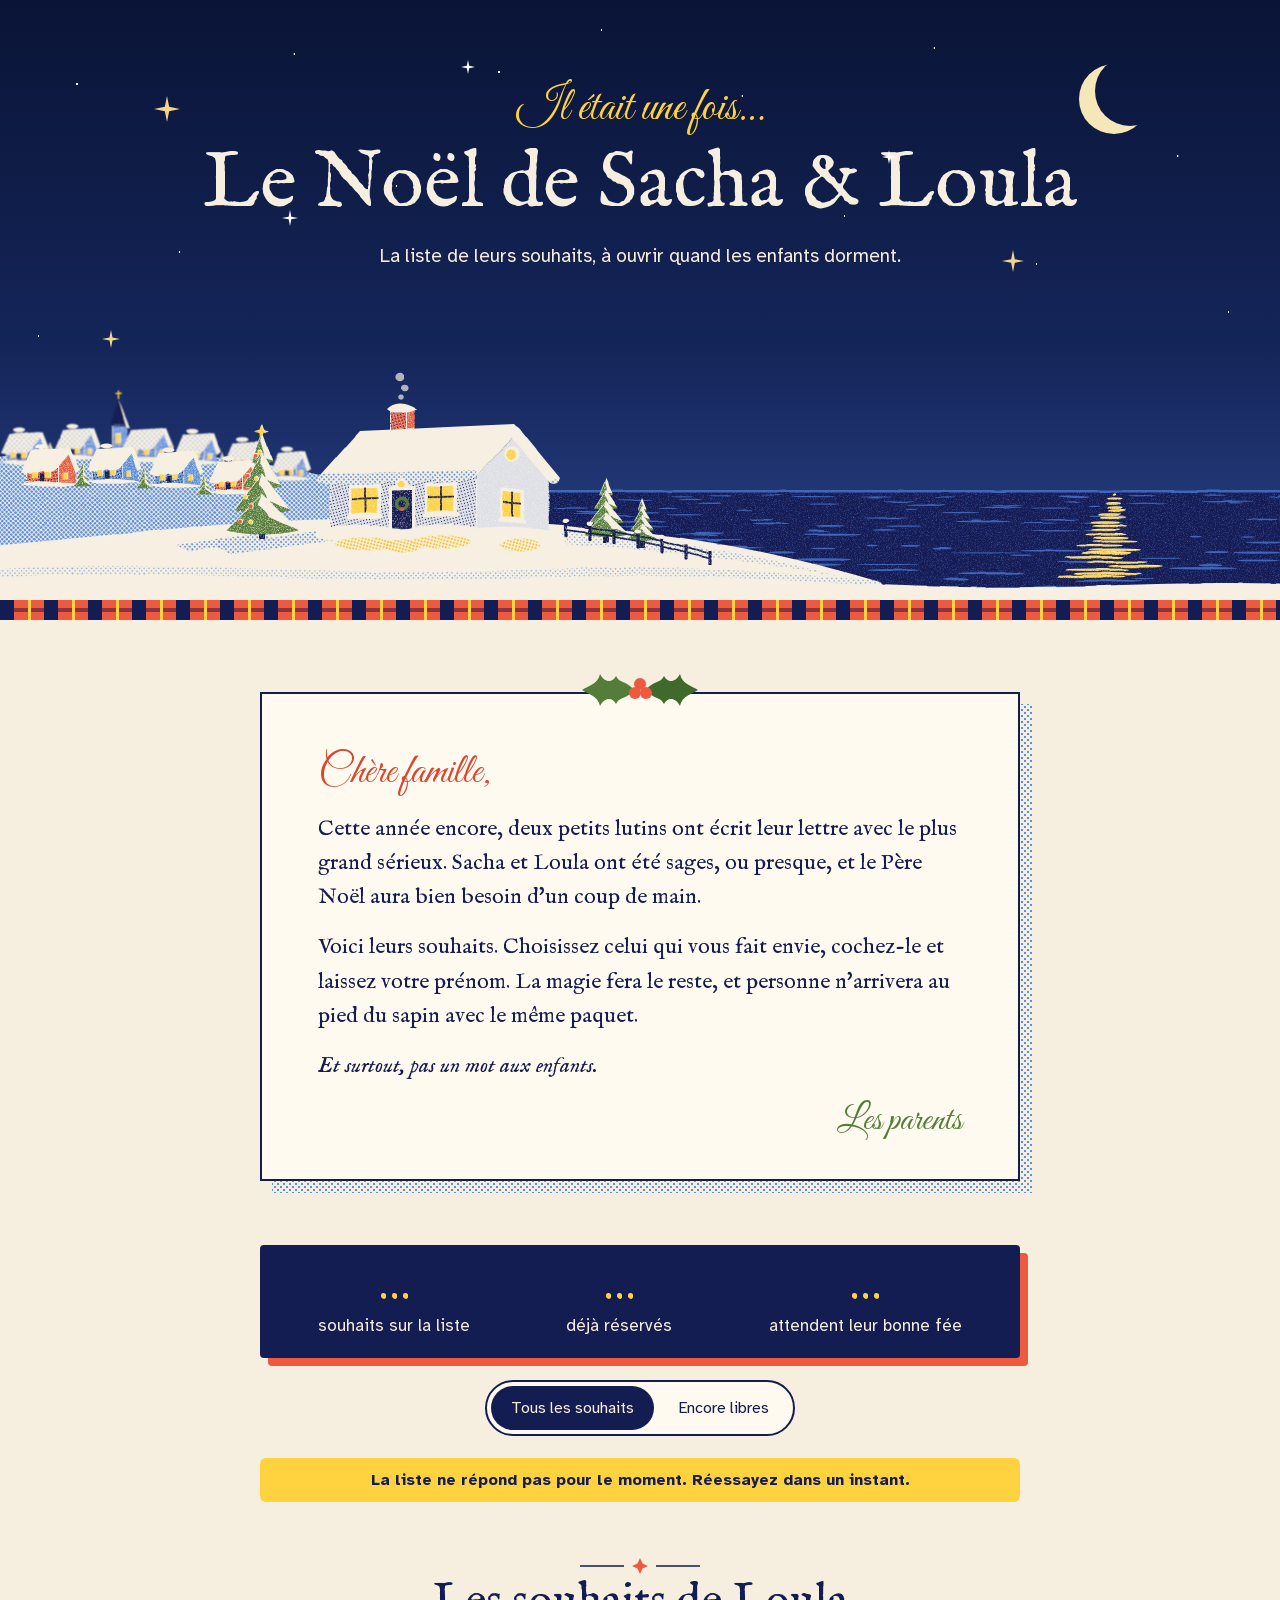
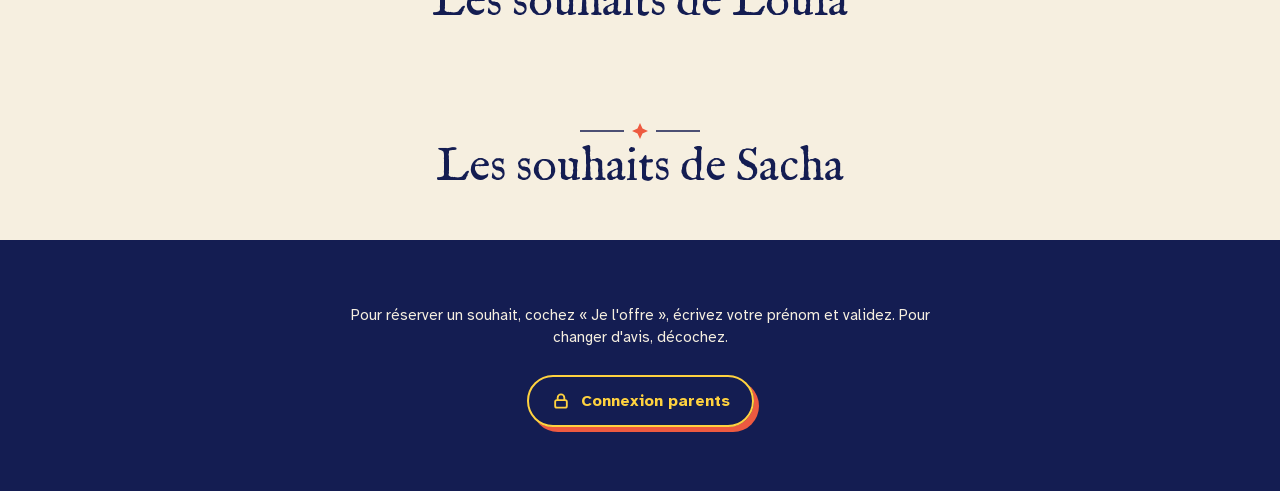
<file: index.html>
<!doctype html>
<html lang="fr">
<head>
<meta charset="utf-8">
<meta name="viewport" content="width=device-width, initial-scale=1">
<meta name="robots" content="noindex, nofollow">
<meta name="referrer" content="no-referrer">
<title>Le Noël de Sacha et Loula</title>
<link rel="preload" href="assets/fonts/IMFellEnglish-400.woff2" as="font" type="font/woff2" crossorigin>
<link rel="preload" href="assets/fonts/AtkinsonHyperlegible-400.woff2" as="font" type="font/woff2" crossorigin>
<link rel="stylesheet" href="css/style.css">
<script type="module" src="js/liste.js?v=2"></script>
</head>
<body>

<header class="hero">
  <div class="hero-moon" aria-hidden="true"></div>
  <svg class="tw hero-star s1" aria-hidden="true" viewBox="0 0 24 24"><path d="M12 0 L14 10 L24 12 L14 14 L12 24 L10 14 L0 12 L10 10 Z" fill="#f2d58a"></path></svg>
  <svg class="tw hero-star s2" aria-hidden="true" viewBox="0 0 24 24"><path d="M12 0 L14 10 L24 12 L14 14 L12 24 L10 14 L0 12 L10 10 Z" fill="#ffffff"></path></svg>
  <svg class="tw hero-star s3" aria-hidden="true" viewBox="0 0 24 24"><path d="M12 0 L14 10 L24 12 L14 14 L12 24 L10 14 L0 12 L10 10 Z" fill="#ffffff"></path></svg>
  <svg class="tw hero-star s4" aria-hidden="true" viewBox="0 0 24 24"><path d="M12 0 L14 10 L24 12 L14 14 L12 24 L10 14 L0 12 L10 10 Z" fill="#f2d58a"></path></svg>
  <svg class="tw hero-star s5" aria-hidden="true" viewBox="0 0 24 24"><path d="M12 0 L14 10 L24 12 L14 14 L12 24 L10 14 L0 12 L10 10 Z" fill="#ffffff"></path></svg>
  <svg class="tw hero-star s6" aria-hidden="true" viewBox="0 0 24 24"><path d="M12 0 L14 10 L24 12 L14 14 L12 24 L10 14 L0 12 L10 10 Z" fill="#f2d58a"></path></svg>

  <p class="hero-kicker">Il était une fois…</p>
  <h1 class="hero-title">Le Noël de Sacha &amp; Loula</h1>
  <p class="hero-sub">La liste de leurs souhaits, à ouvrir quand les enfants dorment.</p>

  <img class="hero-img" src="assets/hero-scene.webp" alt="" aria-hidden="true" width="2560" height="520">
</header>

<div class="ribbon" aria-hidden="true"></div>

<main>
  <section class="intro" aria-label="Mot d'introduction">
    <div class="letter-wrap"><div class="dots" aria-hidden="true"></div><div class="letter">
      <svg class="holly" aria-hidden="true" viewBox="-64 -26 128 52">
        <path d="M-6 0 C -14 -10 -20 -6 -24 -14 C -28 -6 -36 -8 -40 -16 C -42 -6 -52 -4 -58 0 C -52 4 -42 6 -40 16 C -36 8 -28 6 -24 14 C -20 6 -14 10 -6 0 Z" fill="#557d3a"></path>
        <path d="M6 0 C 14 -10 20 -6 24 -14 C 28 -6 36 -8 40 -16 C 42 -6 52 -4 58 0 C 52 4 42 6 40 16 C 36 8 28 6 24 14 C 20 6 14 10 6 0 Z" fill="#3f6a2c"></path>
        <circle cx="-5" cy="3" r="6" fill="#ee5a40"></circle><circle cx="6" cy="3" r="6" fill="#ee5a40"></circle><circle cx="0" cy="-6" r="6" fill="#ee5a40"></circle>
      </svg>
      <p class="letter-hello">Chère famille,</p>
      <p class="letter-p">Cette année encore, deux petits lutins ont écrit leur lettre avec le plus grand sérieux. Sacha et Loula ont été sages, ou presque, et le Père Noël aura bien besoin d'un coup de main.</p>
      <p class="letter-p">Voici leurs souhaits. Choisissez celui qui vous fait envie, cochez-le et laissez votre prénom. La magie fera le reste, et personne n'arrivera au pied du sapin avec le même paquet.</p>
      <p class="letter-p is-italic">Et surtout, pas un mot aux enfants.</p>
      <p class="letter-sign">Les parents</p>
    </div></div>
  </section>

  <section class="status" aria-label="Où en est la liste">
    <div class="counter">
      <div><span class="counter-num" id="n-total">…</span><span class="counter-txt">souhaits sur la liste</span></div>
      <div><span class="counter-num" id="n-taken">…</span><span class="counter-txt">déjà réservés</span></div>
      <div><span class="counter-num" id="n-free">…</span><span class="counter-txt">attendent leur bonne fée</span></div>
    </div>
    <div class="filter" role="group" aria-label="Filtrer les souhaits">
      <button type="button" id="f-all" aria-pressed="true">Tous les souhaits</button>
      <button type="button" id="f-free" aria-pressed="false">Encore libres</button>
    </div>
    <p class="alert" id="alert" role="alert" hidden>La liste ne répond pas pour le moment. Réessayez dans un instant.</p>
  </section>

  <section class="kid" aria-label="Les souhaits de Loula">
    <div class="kid-head">
      <svg class="kid-ornament" aria-hidden="true" viewBox="0 0 120 16"><path d="M0 8 H44 M76 8 H120" stroke="#141d52" stroke-width="1.5"></path><path d="M60 0 L62.5 5.5 L68 8 L62.5 10.5 L60 16 L57.5 10.5 L52 8 L57.5 5.5 Z" fill="#ee5a40"></path></svg>
      <h2 class="kid-title">Les souhaits de Loula</h2>
      <p class="kid-count" id="count-Loula"></p>
    </div>
    <p class="kid-empty" id="empty-Loula" hidden>Tous les souhaits de Loula ont trouvé leur bonne fée.</p>
    <div class="grid" id="grid-Loula"></div>
  </section>

  <section class="kid" aria-label="Les souhaits de Sacha">
    <div class="kid-head">
      <svg class="kid-ornament" aria-hidden="true" viewBox="0 0 120 16"><path d="M0 8 H44 M76 8 H120" stroke="#141d52" stroke-width="1.5"></path><path d="M60 0 L62.5 5.5 L68 8 L62.5 10.5 L60 16 L57.5 10.5 L52 8 L57.5 5.5 Z" fill="#ee5a40"></path></svg>
      <h2 class="kid-title">Les souhaits de Sacha</h2>
      <p class="kid-count" id="count-Sacha"></p>
    </div>
    <p class="kid-empty" id="empty-Sacha" hidden>Tous les souhaits de Sacha ont trouvé leur bonne fée.</p>
    <div class="grid" id="grid-Sacha"></div>
  </section>

  <section class="kid is-last" aria-label="Pour les deux" hidden>
    <div class="kid-head">
      <svg class="kid-ornament" aria-hidden="true" viewBox="0 0 120 16"><path d="M0 8 H44 M76 8 H120" stroke="#141d52" stroke-width="1.5"></path><path d="M60 0 L62.5 5.5 L68 8 L62.5 10.5 L60 16 L57.5 10.5 L52 8 L57.5 5.5 Z" fill="#ee5a40"></path></svg>
      <h2 class="kid-title">Pour les deux</h2>
      <p class="kid-count" id="count-Les-deux"></p>
    </div>
    <p class="kid-empty" id="empty-Les-deux" hidden>Tous les souhaits pour les deux ont trouvé leur bonne fée.</p>
    <div class="grid" id="grid-Les-deux"></div>
  </section>

  <p class="sr-only" id="announce" aria-live="polite"></p>
</main>

<footer class="foot">
  <p class="foot-help">Pour réserver un souhait, cochez « Je l'offre », écrivez votre prénom et validez. Pour changer d'avis, décochez.</p>
  <a class="btn-gold" href="parents.html"><svg aria-hidden="true" viewBox="0 0 24 24" fill="none" stroke="currentColor" stroke-width="2.2" stroke-linecap="round" stroke-linejoin="round"><rect x="5" y="11" width="14" height="9" rx="2"></rect><path d="M8 11V8a4 4 0 0 1 8 0v3"></path></svg>Connexion parents</a>
</footer>

</body>
</html>
</file>
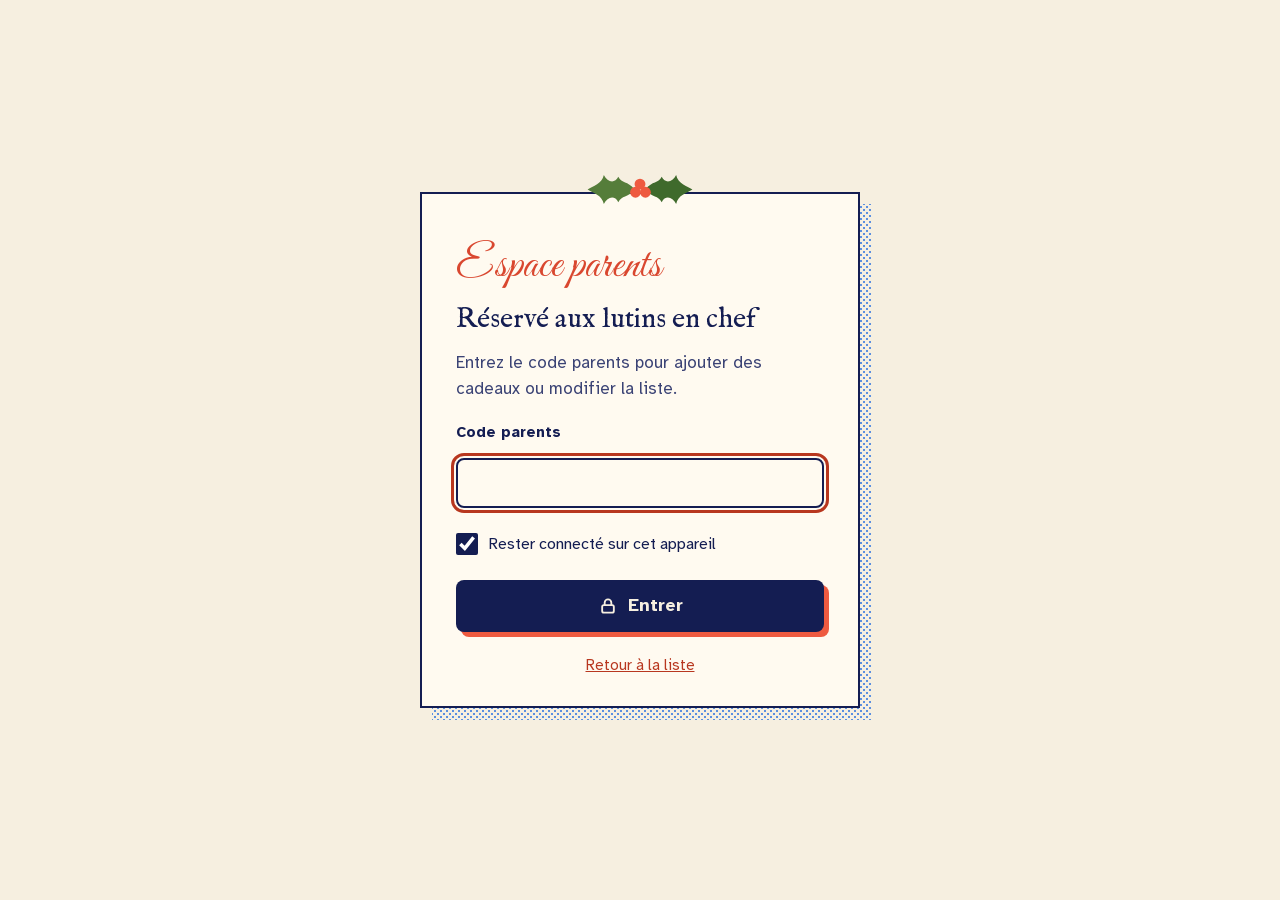
<file: parents.html>
<!doctype html>
<html lang="fr">
<head>
<meta charset="utf-8">
<meta name="viewport" content="width=device-width, initial-scale=1">
<meta name="robots" content="noindex, nofollow">
<meta name="referrer" content="no-referrer">
<title>Espace parents — Le Noël de Sacha et Loula</title>
<link rel="stylesheet" href="css/style.css">
<script type="module" src="js/parents.js?v=4"></script>
</head>
<body>

<!-- ===== Connexion (maquette Connexion.dc.html) ===== -->
<main class="login-page" id="vue-connexion" hidden>
  <div class="login-box">
    <div class="dots" aria-hidden="true"></div>
    <form class="login-form" id="form-connexion">
      <svg class="holly" aria-hidden="true" viewBox="-64 -26 128 52">
        <path d="M-6 0 C -14 -10 -20 -6 -24 -14 C -28 -6 -36 -8 -40 -16 C -42 -6 -52 -4 -58 0 C -52 4 -42 6 -40 16 C -36 8 -28 6 -24 14 C -20 6 -14 10 -6 0 Z" fill="#557d3a"></path>
        <path d="M6 0 C 14 -10 20 -6 24 -14 C 28 -6 36 -8 40 -16 C 42 -6 52 -4 58 0 C 52 4 42 6 40 16 C 36 8 28 6 24 14 C 20 6 14 10 6 0 Z" fill="#3f6a2c"></path>
        <circle cx="-5" cy="3" r="6" fill="#ee5a40"></circle><circle cx="6" cy="3" r="6" fill="#ee5a40"></circle><circle cx="0" cy="-6" r="6" fill="#ee5a40"></circle>
      </svg>
      <p class="login-kicker">Espace parents</p>
      <h1 class="login-title">Réservé aux lutins en chef</h1>
      <p class="login-text">Entrez le code parents pour ajouter des cadeaux ou modifier la liste.</p>
      <label class="login-label" for="code">Code parents</label>
      <input class="login-input" type="password" id="code" autocomplete="current-password" required>
      <label class="login-keep" for="keep"><input type="checkbox" id="keep" checked>Rester connecté sur cet appareil</label>
      <p class="form-error" id="erreur-connexion" role="alert"></p>
      <button type="submit" class="btn-lock" id="btn-entrer"><svg aria-hidden="true" viewBox="0 0 24 24" fill="none" stroke="currentColor" stroke-width="2.2" stroke-linecap="round" stroke-linejoin="round"><rect x="5" y="11" width="14" height="9" rx="2"></rect><path d="M8 11V8a4 4 0 0 1 8 0v3"></path></svg>Entrer</button>
      <a class="login-back" href="index.html">Retour à la liste</a>
    </form>
  </div>
</main>

<!-- ===== Espace parents (maquette Parents.dc.html) ===== -->
<div id="vue-parents" hidden>
  <header class="p-head">
    <div class="p-brand">
      <span class="p-brand-kicker">Espace parents</span>
      <span class="p-brand-title">Le Noël de Sacha &amp; Loula</span>
    </div>
    <nav class="p-nav" aria-label="Navigation de l'espace parents">
      <a class="pill" href="index.html">Voir la liste</a>
      <button type="button" class="pill is-gold" id="btn-deconnexion">Se déconnecter</button>
    </nav>
  </header>
  <div class="p-ribbon" aria-hidden="true"></div>

  <div class="p-main">
    <section class="p-list" aria-label="Les cadeaux de la liste">
      <div class="p-list-head">
        <div>
          <h1 class="p-title">Les cadeaux de la liste</h1>
          <p class="p-summary" id="resume"></p>
        </div>
        <button type="button" class="btn-add" id="btn-ajouter"><svg aria-hidden="true" viewBox="0 0 24 24" fill="none" stroke="currentColor" stroke-width="2.6" stroke-linecap="round"><path d="M12 5v14M5 12h14"></path></svg>Ajouter un cadeau</button>
      </div>
      <p class="saved-msg" id="msg-liste" role="status"></p>
      <p class="alert" id="alerte-parents" role="alert" hidden>La liste ne répond pas pour le moment. Réessayez dans un instant.</p>
      <div class="p-group">
        <h2 class="p-group-title">Pour Loula</h2>
        <div class="p-group" id="liste-Loula"></div>
      </div>
      <div class="p-group">
        <h2 class="p-group-title">Pour Sacha</h2>
        <div class="p-group" id="liste-Sacha"></div>
      </div>
      <div class="p-group">
        <h2 class="p-group-title">Pour les deux</h2>
        <div class="p-group" id="liste-Les-deux"></div>
      </div>
    </section>

    <aside class="p-aside" id="zone-fiche" aria-label="Fiche du cadeau" hidden>
      <div class="dots" aria-hidden="true"></div>
      <form class="p-form" id="fiche">
        <h2 class="p-form-title" id="fiche-titre" tabindex="-1">Ajouter un cadeau</h2>

        <label class="field" for="f-child">Pour
          <select id="f-child">
            <option value="Loula">Loula</option>
            <option value="Sacha">Sacha</option>
            <option value="Les deux">Les deux</option>
          </select>
        </label>

        <label class="field" for="f-name">Nom du cadeau
          <input type="text" id="f-name" maxlength="140" required>
        </label>

        <label class="field" for="f-url">Lien vers la boutique
          <input type="url" id="f-url" placeholder="https://…" pattern="https?://.*">
        </label>

        <div class="field-pair">
          <label class="field" for="f-price">Prix en euros
            <input type="text" id="f-price" inputmode="decimal" placeholder="41,00">
          </label>
          <label class="field" for="f-note">Précision
            <input type="text" id="f-note" placeholder="Couleur, taille…" maxlength="80">
          </label>
        </div>

        <div class="photo-box">
          <label class="field" for="f-photo">Photo du cadeau
            <input type="url" id="f-photo" placeholder="Adresse de l'image, https://…" pattern="https://.*">
          </label>
          <p class="photo-help">Sur le site de la boutique : clic droit sur la photo, puis « Copier l'adresse de l'image ». Sinon, choisissez un fichier.</p>
          <label class="photo-file-label" for="f-file">Ou un fichier de votre appareil</label>
          <input class="photo-file" type="file" id="f-file" accept="image/*">
          <p class="photo-state" id="etat-photo" aria-live="polite"></p>
        </div>

        <div class="taken-bar" id="barre-reserve" hidden>
          <span id="reserve-par"></span>
          <button type="button" class="btn-line" id="btn-liberer">Libérer ce cadeau</button>
        </div>

        <p class="saved-msg" id="msg-enregistre" role="status"></p>
        <p class="form-error" id="erreur-fiche" role="alert"></p>

        <div class="p-actions">
          <button type="submit" class="btn-save" id="btn-enregistrer">Enregistrer</button>
          <button type="button" class="btn-cancel" id="btn-annuler">Annuler</button>
        </div>

        <button type="button" class="btn-delete" id="btn-supprimer" hidden>Supprimer ce cadeau</button>
        <div class="delete-ask" id="confirm-suppr" hidden>
          <span>Supprimer ce cadeau pour de bon ?</span>
          <button type="button" class="btn-danger" id="btn-suppr-oui">Oui, supprimer</button>
          <button type="button" class="btn-no" id="btn-suppr-non">Non</button>
        </div>
      </form>
    </aside>
  </div>
</div>

</body>
</html>
</file>
<file: css/style.css>
/* Liste de Noël 2026 — valeurs recopiées des maquettes kit/maquette/*.dc.html */

/* ---------- Polices auto-hébergées (OFL) ---------- */
@font-face { font-family: 'Atkinson Hyperlegible'; font-style: normal; font-weight: 400; font-display: swap; src: url(../assets/fonts/AtkinsonHyperlegible-400.woff2) format('woff2'); }
@font-face { font-family: 'Atkinson Hyperlegible'; font-style: normal; font-weight: 700; font-display: swap; src: url(../assets/fonts/AtkinsonHyperlegible-700.woff2) format('woff2'); }
@font-face { font-family: 'Great Vibes'; font-style: normal; font-weight: 400; font-display: swap; src: url(../assets/fonts/GreatVibes-400.woff2) format('woff2'); }
@font-face { font-family: 'IM Fell English'; font-style: normal; font-weight: 400; font-display: swap; src: url(../assets/fonts/IMFellEnglish-400.woff2) format('woff2'); }
@font-face { font-family: 'IM Fell English'; font-style: italic; font-weight: 400; font-display: swap; src: url(../assets/fonts/IMFellEnglish-400i.woff2) format('woff2'); }

/* ---------- Base ---------- */
html { background: #f6efe0; }
body { margin: 0; background: #f6efe0; color: #141d52; font-family: 'Atkinson Hyperlegible', Verdana, sans-serif; font-size: 17px; line-height: 1.5; }
a { color: #b8371f; }
a:hover { color: #141d52; }
:focus-visible { outline: 3px solid #b8371f; outline-offset: 2px; }
.hero :focus-visible, .foot :focus-visible, .p-head :focus-visible { outline-color: #ffd23f; }
.sr-only { position: absolute; width: 1px; height: 1px; padding: 0; margin: -1px; overflow: hidden; clip: rect(0 0 0 0); white-space: nowrap; border: 0; }
[hidden] { display: none !important; }

@keyframes tw { 0%, 100% { opacity: .25; transform: scale(.8); } 50% { opacity: 1; transform: scale(1.15); } }
.tw { animation: tw 3.4s ease-in-out infinite; }
@media (prefers-reduced-motion: reduce) { .tw { animation: none; } }

/* Trame de points bleus décalée (ombre riso) */
.dots { position: absolute; background-image: radial-gradient(circle, #5b8fe0 1.3px, transparent 1.5px), radial-gradient(circle, #5b8fe0 1.3px, transparent 1.5px); background-size: 6px 6px; background-position: 0 0, 3px 3px; }

/* Houx */
.holly { position: absolute; }

/* ---------- Bandeau (ne pas retoucher) ---------- */
.hero { position: relative; overflow: hidden; min-height: 600px; box-sizing: border-box; padding: 84px 24px clamp(270px, 21vw, 350px); display: flex; flex-direction: column; align-items: center; gap: 10px; text-align: center; color: #f6e7b8; background-color: #0e1a44; background-image: radial-gradient(2px 2px at 6% 14%, #ffffff 50%, transparent 52%), radial-gradient(1.5px 1.5px at 14% 42%, #ffffff 50%, transparent 52%), radial-gradient(2px 2px at 23% 9%, #fff4c9 50%, transparent 52%), radial-gradient(1.5px 1.5px at 31% 31%, #ffffff 50%, transparent 52%), radial-gradient(2px 2px at 39% 12%, #ffffff 50%, transparent 52%), radial-gradient(1.5px 1.5px at 47% 5%, #fff4c9 50%, transparent 52%), radial-gradient(2px 2px at 58% 16%, #ffffff 50%, transparent 52%), radial-gradient(1.5px 1.5px at 66% 36%, #ffffff 50%, transparent 52%), radial-gradient(2px 2px at 73% 8%, #fff4c9 50%, transparent 52%), radial-gradient(1.5px 1.5px at 81% 44%, #ffffff 50%, transparent 52%), radial-gradient(2px 2px at 92% 26%, #ffffff 50%, transparent 52%), radial-gradient(1.5px 1.5px at 96% 52%, #fff4c9 50%, transparent 52%), radial-gradient(1.5px 1.5px at 3% 56%, #ffffff 50%, transparent 52%), linear-gradient(180deg, #0a1436 0%, #142559 58%, #2a4288 100%); }
.hero-moon { position: absolute; top: 56px; right: 9%; width: 70px; height: 70px; border-radius: 50%; box-shadow: -16px 8px 0 0 #f6e7b8; }
.hero-star { position: absolute; }
.hero-star.s1 { top: 96px; left: 12%; width: 26px; height: 26px; animation-delay: 0s; }
.hero-star.s2 { top: 210px; left: 22%; width: 16px; height: 16px; animation-delay: 1.1s; }
.hero-star.s3 { top: 60px; left: 36%; width: 14px; height: 14px; animation-delay: 2s; }
.hero-star.s4 { top: 250px; right: 20%; width: 22px; height: 22px; animation-delay: .6s; }
.hero-star.s5 { top: 150px; right: 30%; width: 14px; height: 14px; animation-delay: 1.7s; }
.hero-star.s6 { top: 330px; left: 8%; width: 18px; height: 18px; animation-delay: 2.6s; }
.hero-kicker { margin: 0; font-family: 'Great Vibes', 'Brush Script MT', cursive; font-size: 46px; line-height: 1.1; color: #ffd23f; }
.hero-title { margin: 0; font-family: 'IM Fell English', Georgia, serif; font-weight: 400; font-size: clamp(42px, 6.2vw, 82px); line-height: 1.02; color: #f6efe0; text-wrap: balance; }
.hero-sub { margin: 6px 0 0; max-width: 34em; font-size: 19px; color: #f6efe0; }
.hero-img { position: absolute; left: 0; bottom: 0; width: 100%; height: clamp(260px, 20.3vw, 340px); object-fit: cover; object-position: 34% bottom; display: block; }

.ribbon { height: 20px; background-color: #ee5a40; background-image: repeating-linear-gradient(90deg, #141d52 0 14px, transparent 14px 44px), repeating-linear-gradient(90deg, transparent 0 28px, #ffd23f 28px 31px, transparent 31px 44px), linear-gradient(180deg, transparent 0 8px, #8a3440 8px 12px, transparent 12px); }

/* ---------- Lettre ---------- */
.intro { max-width: 760px; margin: 0 auto; padding: 72px 24px 24px; }
.letter-wrap { position: relative; }
.letter-wrap > .dots { top: 12px; left: 12px; right: -12px; bottom: -12px; }
.letter { position: relative; background: #fffaf0; border: 2px solid #141d52; padding: 56px clamp(22px, 6vw, 56px) 40px; display: flex; flex-direction: column; gap: 16px; }
.letter > .holly { top: -30px; left: 50%; margin-left: -64px; width: 128px; height: 52px; }
.letter-hello { margin: 0; font-family: 'Great Vibes', 'Brush Script MT', cursive; font-size: 42px; line-height: 1.1; color: #d9472f; }
.letter-p { margin: 0; font-family: 'IM Fell English', Georgia, serif; font-size: 22px; line-height: 1.55; text-wrap: pretty; }
.letter-p.is-italic { font-style: italic; text-wrap: initial; }
.letter-sign { margin: 4px 0 0; align-self: flex-end; font-family: 'Great Vibes', 'Brush Script MT', cursive; font-size: 36px; line-height: 1; color: #557d3a; }

/* ---------- Compteur et filtre ---------- */
.status { max-width: 760px; margin: 0 auto; padding: 40px 24px 8px; display: flex; flex-direction: column; align-items: center; gap: 22px; }
.counter { width: 100%; box-sizing: border-box; background: #141d52; color: #f6efe0; box-shadow: 8px 8px 0 #ee5a40; border-radius: 4px; padding: 20px 24px; display: flex; flex-wrap: wrap; justify-content: space-around; gap: 12px 28px; text-align: center; }
.counter > div { display: flex; flex-direction: column; gap: 2px; }
.counter-num { font-family: 'IM Fell English', Georgia, serif; font-size: 46px; line-height: 1; color: #ffd23f; }
.filter { display: flex; gap: 4px; padding: 4px; background: #fffaf0; border: 2px solid #141d52; border-radius: 999px; }
.filter button { font: inherit; font-size: 16px; min-height: 44px; padding: 0 20px; border: 0; border-radius: 999px; cursor: pointer; background: transparent; color: #141d52; }
.filter button[aria-pressed="true"] { background: #141d52; color: #f6efe0; }
.alert { margin: 0; align-self: stretch; font-size: 16px; font-weight: 700; color: #141d52; background: #ffd23f; border-radius: 6px; padding: 10px 14px; text-align: center; }

/* ---------- Sections enfants ---------- */
.kid { max-width: 1200px; margin: 0 auto; padding: 48px 24px 16px; display: flex; flex-direction: column; gap: 26px; }
.kid.is-last { padding-bottom: 72px; }
.kid-head { display: flex; flex-direction: column; align-items: center; gap: 4px; text-align: center; }
.kid-ornament { width: 120px; height: 16px; }
.kid-title { margin: 0; font-family: 'IM Fell English', Georgia, serif; font-weight: 400; font-size: clamp(32px, 4.4vw, 46px); line-height: 1.1; color: #141d52; }
.kid-count, .kid-empty { margin: 0; color: #3b4375; }
.kid-empty { text-align: center; }
.grid { display: grid; grid-template-columns: repeat(auto-fit, minmax(min(208px, 100%), 1fr)); gap: 20px; }

/* ---------- Carte ---------- */
.card-wrap { position: relative; display: flex; min-width: 0; }
.card-wrap > .dots { top: 8px; left: 8px; right: -8px; bottom: -8px; border-radius: 12px; }
.card { position: relative; flex: 1; box-sizing: border-box; background: #fffaf0; border: 2px solid #141d52; border-radius: 12px; padding: 14px; display: flex; flex-direction: column; gap: 12px; min-width: 0; }
.card.is-taken { border-color: #ee5a40; }
.card-top { flex: 1; display: flex; flex-direction: column; gap: 12px; min-width: 0; }
.card-info { flex: 1; display: flex; flex-direction: column; gap: 12px; min-width: 0; }

.thumb { position: relative; aspect-ratio: 1 / 1.04; border: 2px solid #141d52; border-radius: 50% 50% 10px 10px / 40% 40% 10px 10px; overflow: hidden; display: flex; flex-direction: column; align-items: center; justify-content: center; gap: 8px; background-color: #141d52; background-image: radial-gradient(2.2px 2.2px at 22% 30%, #f6efe0 50%, transparent 52%), radial-gradient(2.2px 2.2px at 74% 22%, #ffd23f 50%, transparent 52%), radial-gradient(2.2px 2.2px at 60% 46%, #f6efe0 50%, transparent 52%), radial-gradient(2.2px 2.2px at 34% 62%, #ffd23f 50%, transparent 52%); }
.thumb.is-dim { opacity: .55; }
.thumb > svg { width: 44%; height: auto; }
.thumb-label { font-size: 12px; letter-spacing: .08em; text-transform: uppercase; color: #f6efe0; }
.thumb.has-photo { background: #f6efe0; }
.thumb.has-photo > img { position: absolute; inset: 0; width: 100%; height: 100%; object-fit: contain; display: block; }

.stamp { position: absolute; top: -10px; right: -8px; width: 70px; height: 70px; border-radius: 50%; background: #ee5a40; border: 2px dashed #141d52; box-shadow: 0 0 0 4px #ee5a40, 4px 4px 0 4px #5b8fe0; color: #141d52; display: flex; align-items: center; justify-content: center; transform: rotate(-12deg); font-family: 'IM Fell English', Georgia, serif; font-style: italic; font-size: 16px; z-index: 1; }

.card-name { margin: 0; font-family: 'IM Fell English', Georgia, serif; font-weight: 400; font-size: 21px; line-height: 1.2; overflow-wrap: anywhere; }
.card-note { margin: 0; align-self: flex-start; font-size: 14px; color: #141d52; background: #ffd23f; border-radius: 6px; padding: 3px 9px; }
.card-buy { margin-top: auto; display: flex; flex-direction: column; gap: 2px; }
.card-price { font-family: 'IM Fell English', Georgia, serif; font-size: 28px; line-height: 1.1; color: #d9472f; }
.card-noprice { font-size: 14px; color: #3b4375; }
.card-link { font-weight: 700; font-size: 15px; }

.resa { border-top: 1px dashed #141d52; padding-top: 10px; display: flex; flex-direction: column; gap: 8px; }
.check { display: flex; align-items: center; gap: 10px; min-height: 44px; cursor: pointer; font-weight: 700; color: #141d52; }
.check input { width: 24px; height: 24px; margin: 0; accent-color: #141d52; flex: none; }
.check span { overflow-wrap: anywhere; }
.resa-form { display: flex; flex-direction: column; gap: 8px; margin: 0; }
.resa-label { font-size: 14px; color: #3b4375; }
.resa-input { font: inherit; min-height: 44px; box-sizing: border-box; width: 100%; padding: 8px 10px; border: 1px solid #141d52; border-radius: 8px; background: #fffaf0; color: #141d52; }
.resa-actions { display: flex; flex-wrap: wrap; gap: 8px; }
.btn-ink { font: inherit; font-weight: 700; min-height: 44px; padding: 0 16px; border: 0; border-radius: 8px; background: #141d52; color: #f6efe0; cursor: pointer; }
.btn-paper { font: inherit; min-height: 44px; padding: 0 14px; border: 1px solid #141d52; border-radius: 8px; background: #fffaf0; color: #141d52; cursor: pointer; }
.btn-ink:disabled, .btn-paper:disabled { opacity: .6; cursor: wait; }
.resa-ask { margin: 0; font-weight: 700; overflow-wrap: anywhere; }
.resa-msg { margin: 0; font-size: 14px; font-weight: 700; color: #b8371f; }
.resa-msg:empty { display: none; }

/* ---------- Pied de page ---------- */
.foot { background: #141d52; color: #f6efe0; padding: 56px 24px 64px; display: flex; flex-direction: column; align-items: center; gap: 12px; text-align: center; }
.foot-help { margin: 8px 0 0; max-width: 40em; font-size: 15px; color: #f6efe0; }
.btn-gold { margin-top: 14px; display: inline-flex; align-items: center; gap: 10px; min-height: 48px; padding: 0 22px; border: 2px solid #ffd23f; border-radius: 999px; font-weight: 700; font-size: 16px; color: #ffd23f; text-decoration: none; box-shadow: 5px 5px 0 #ee5a40; }
.btn-gold:hover { color: #ffd23f; }
.btn-gold svg, .btn-lock svg { width: 20px; height: 20px; }

/* ---------- Téléphone (planche Mobile.dc.html) ---------- */
@media (max-width: 640px) {
  body { font-size: 16px; }
  .hero { min-height: 0; height: 340px; padding: 44px 20px 0; gap: 6px; background-image: radial-gradient(2px 2px at 8% 12%, #ffffff 50%, transparent 52%), radial-gradient(1.5px 1.5px at 22% 34%, #ffffff 50%, transparent 52%), radial-gradient(2px 2px at 36% 8%, #fff4c9 50%, transparent 52%), radial-gradient(1.5px 1.5px at 58% 16%, #ffffff 50%, transparent 52%), radial-gradient(2px 2px at 72% 40%, #fff4c9 50%, transparent 52%), radial-gradient(1.5px 1.5px at 90% 22%, #ffffff 50%, transparent 52%), radial-gradient(1.5px 1.5px at 4% 52%, #ffffff 50%, transparent 52%), linear-gradient(180deg, #0a1436 0%, #142559 58%, #2a4288 100%); }
  .hero-moon { top: 26px; right: 30px; width: 40px; height: 40px; box-shadow: -9px 5px 0 0 #f6e7b8; }
  .hero-star.s1 { top: 34px; left: 34px; width: 18px; height: 18px; }
  .hero-star.s2, .hero-star.s3, .hero-star.s4, .hero-star.s5, .hero-star.s6 { display: none; }
  .hero-kicker { font-size: 32px; }
  .hero-title { font-size: 44px; }
  .hero-sub { margin-top: 4px; font-size: 16px; }
  .hero-img { height: 120px; object-position: 24% bottom; }
  .ribbon { height: 14px; background-image: repeating-linear-gradient(90deg, #141d52 0 10px, transparent 10px 32px), repeating-linear-gradient(90deg, transparent 0 20px, #ffd23f 20px 22px, transparent 22px 32px), linear-gradient(180deg, transparent 0 5px, #8a3440 5px 9px, transparent 9px); }

  .intro { padding: 48px 26px 8px; }
  .letter-wrap > .dots { top: 9px; left: 9px; right: -9px; bottom: -9px; }
  .letter { padding: 40px 20px 26px; gap: 12px; }
  .letter > .holly { top: -26px; margin-left: -54px; width: 108px; height: 44px; }
  .letter-hello { font-size: 34px; }
  .letter-p { font-size: 18px; line-height: 1.5; }
  .letter-sign { margin-top: 2px; font-size: 30px; }

  .status { padding: 30px 26px 0; }
  .counter { box-shadow: 6px 6px 0 #ee5a40; padding: 14px 10px; display: grid; grid-template-columns: repeat(3, minmax(0, 1fr)); gap: 8px; }
  .counter-num { font-size: 34px; }
  .counter-txt { font-size: 13px; line-height: 1.3; }

  .kid { padding: 34px 20px 28px; gap: 18px; }
  .kid.is-last { padding-bottom: 28px; }
  .kid-head { gap: 2px; }
  .kid-ornament { width: 100px; height: 14px; }
  .kid-title { font-size: 32px; }
  .kid-count { font-size: 15px; }

  .card-wrap > .dots { top: 7px; left: 7px; right: -7px; bottom: -7px; }
  .card { gap: 10px; }
  .card-top { flex-direction: row; gap: 14px; align-items: flex-start; }
  .card-info { gap: 6px; }
  .card.is-taken .card-info { padding-right: 44px; }
  .thumb { flex: none; width: 104px; height: 112px; aspect-ratio: auto; border-radius: 52px 52px 10px 10px; gap: 4px; background-image: radial-gradient(2.2px 2.2px at 22% 30%, #f6efe0 50%, transparent 52%), radial-gradient(2.2px 2.2px at 74% 22%, #ffd23f 50%, transparent 52%); }
  .thumb > svg { width: 52px; height: 52px; }
  .thumb-label { font-size: 10px; letter-spacing: .06em; }
  .stamp { top: -12px; right: -6px; width: 66px; height: 66px; font-size: 15px; }
  .card-buy { margin-top: 0; gap: 6px; }
  .card-price { font-size: 26px; }
  .resa { padding-top: 8px; }
  .resa.is-asking { padding-top: 10px; }
  .resa-input { border-width: 2px; }
  .resa-actions { flex-wrap: nowrap; }
  .resa-actions .btn-ink { padding: 0 18px; }

  .foot { padding: 34px 24px; gap: 8px; min-height: 150px; box-sizing: border-box; }
}

/* ============ Espace parents ============ */
.login-page { min-height: 100vh; box-sizing: border-box; padding: 48px 40px; display: flex; align-items: center; justify-content: center; }
.login-box { position: relative; width: 100%; max-width: 440px; }
.login-box > .dots { top: 12px; left: 12px; right: -12px; bottom: -12px; }
.login-form { position: relative; margin: 0; background: #fffaf0; border: 2px solid #141d52; padding: 50px 34px 30px; display: flex; flex-direction: column; gap: 14px; }
.login-form > .holly { top: -28px; left: 50%; margin-left: -58px; width: 116px; height: 47px; }
.login-kicker { margin: 0; font-family: 'Great Vibes', 'Brush Script MT', cursive; font-size: 44px; line-height: 1.05; color: #d9472f; }
.login-title { margin: 0; font-family: 'IM Fell English', Georgia, serif; font-weight: 400; font-size: 28px; line-height: 1.15; }
.login-text { margin: 0; color: #3b4375; }
.login-label { margin-top: 6px; font-weight: 700; font-size: 15px; }
.login-input { font: inherit; min-height: 50px; box-sizing: border-box; width: 100%; padding: 8px 12px; border: 2px solid #141d52; border-radius: 8px; background: #fffaf0; color: #141d52; }
.login-keep { display: flex; align-items: center; gap: 10px; min-height: 44px; font-size: 16px; cursor: pointer; }
.login-keep input { width: 22px; height: 22px; margin: 0; accent-color: #141d52; flex: none; }
.btn-lock { font: inherit; display: flex; align-items: center; justify-content: center; gap: 10px; min-height: 52px; border: 0; border-radius: 8px; background: #141d52; color: #f6efe0; font-weight: 700; font-size: 18px; text-decoration: none; box-shadow: 5px 5px 0 #ee5a40; cursor: pointer; }
.btn-lock:disabled { opacity: .7; cursor: wait; }
.login-back { margin-top: 8px; align-self: center; font-size: 15px; }
.form-error { margin: 0; font-weight: 700; color: #b8371f; }
.form-error:empty { display: none; }
@media (max-width: 640px) { .login-page { padding: 48px 24px; } .login-form { padding: 50px 22px 30px; } }

.p-head { background: #141d52; color: #f6efe0; padding: 14px 24px; display: flex; flex-wrap: wrap; align-items: center; justify-content: space-between; gap: 10px 24px; }
.p-brand { display: flex; flex-wrap: wrap; align-items: baseline; gap: 4px 16px; }
.p-brand-kicker { font-family: 'Great Vibes', 'Brush Script MT', cursive; font-size: 36px; line-height: 1.1; color: #ffd23f; }
.p-brand-title { font-family: 'IM Fell English', Georgia, serif; font-size: 20px; }
.p-nav { display: flex; flex-wrap: wrap; gap: 10px; }
.pill { font: inherit; display: inline-flex; align-items: center; min-height: 44px; padding: 0 18px; border: 2px solid #f6efe0; border-radius: 999px; color: #f6efe0; background: transparent; font-weight: 700; font-size: 15px; text-decoration: none; cursor: pointer; }
.pill:hover { color: #f6efe0; }
.pill.is-gold { border-color: #ffd23f; background: #ffd23f; color: #141d52; }
.p-ribbon { height: 12px; background-color: #ee5a40; background-image: repeating-linear-gradient(90deg, #141d52 0 10px, transparent 10px 32px), repeating-linear-gradient(90deg, transparent 0 20px, #ffd23f 20px 22px, transparent 22px 32px), linear-gradient(180deg, transparent 0 4px, #8a3440 4px 8px, transparent 8px); }

.p-main { max-width: 1200px; margin: 0 auto; padding: 40px 24px 72px; display: flex; flex-wrap: wrap; align-items: flex-start; gap: 40px; }
.p-list { flex: 999 1 560px; min-width: 0; display: flex; flex-direction: column; gap: 26px; }
.p-list-head { display: flex; flex-wrap: wrap; align-items: flex-end; justify-content: space-between; gap: 14px 24px; }
.p-list-head > div { display: flex; flex-direction: column; gap: 2px; }
.p-title { margin: 0; font-family: 'IM Fell English', Georgia, serif; font-weight: 400; font-size: clamp(30px, 4vw, 40px); line-height: 1.1; }
.p-summary { margin: 0; color: #3b4375; }
.btn-add { font: inherit; font-weight: 700; display: inline-flex; align-items: center; gap: 10px; min-height: 50px; padding: 0 20px; border: 0; border-radius: 8px; background: #141d52; color: #f6efe0; cursor: pointer; box-shadow: 5px 5px 0 #ee5a40; }
.btn-add svg { width: 18px; height: 18px; }
.p-group { display: flex; flex-direction: column; gap: 12px; }
.p-group-title { margin: 0; font-family: 'IM Fell English', Georgia, serif; font-weight: 400; font-size: 28px; line-height: 1.1; border-bottom: 2px solid #141d52; padding-bottom: 6px; }
.p-row { display: flex; flex-wrap: wrap; align-items: center; gap: 10px 14px; padding: 12px 14px; border: 2px solid #141d52; border-radius: 12px; background: #fffaf0; }
.p-row.is-current { background: #ffd23f; }
.p-row-thumb { position: relative; flex: none; width: 46px; height: 52px; border-radius: 23px 23px 6px 6px; overflow: hidden; background-color: #141d52; background-image: radial-gradient(2px 2px at 30% 34%, #f6efe0 50%, transparent 52%), radial-gradient(2px 2px at 68% 58%, #ffd23f 50%, transparent 52%); }
.p-row-thumb.has-photo { background: #f6efe0; }
.p-row-thumb img { position: absolute; inset: 0; width: 100%; height: 100%; object-fit: contain; }
.p-row-text { flex: 1 1 240px; min-width: 0; display: flex; flex-direction: column; gap: 2px; }
.p-row-name { font-family: 'IM Fell English', Georgia, serif; font-size: 21px; line-height: 1.2; overflow-wrap: anywhere; }
.p-row-sub { font-size: 14px; color: #3b4375; overflow-wrap: anywhere; }
.tag-taken { font-size: 14px; font-weight: 700; padding: 4px 12px; border-radius: 999px; background: #ee5a40; color: #141d52; }
.tag-free { font-size: 14px; font-weight: 700; padding: 2px 12px; border: 2px solid #141d52; border-radius: 999px; background: #fffaf0; }
.btn-edit { font: inherit; font-weight: 700; font-size: 15px; min-height: 44px; padding: 0 16px; border: 2px solid #141d52; border-radius: 8px; background: #fffaf0; color: #141d52; cursor: pointer; }

.p-aside { flex: 1 1 380px; min-width: 0; position: relative; }
.p-aside > .dots { top: 12px; left: 12px; right: -12px; bottom: -12px; }
.p-form { position: relative; margin: 0; background: #fffaf0; border: 2px solid #141d52; padding: 26px 24px 24px; display: flex; flex-direction: column; gap: 16px; }
.p-form-title { margin: 0; font-family: 'IM Fell English', Georgia, serif; font-weight: 400; font-size: 30px; line-height: 1.1; }
.field { display: flex; flex-direction: column; gap: 6px; font-weight: 700; font-size: 15px; }
.field input, .field select { font: inherit; font-weight: 400; min-height: 46px; box-sizing: border-box; width: 100%; padding: 8px 12px; border: 2px solid #141d52; border-radius: 8px; background: #fffaf0; color: #141d52; }
.field-pair { display: grid; grid-template-columns: repeat(auto-fit, minmax(min(150px, 100%), 1fr)); gap: 14px; }
.photo-box { display: flex; flex-direction: column; gap: 8px; padding: 14px; border: 2px dashed #141d52; border-radius: 10px; }
.photo-help { margin: 0; font-size: 14px; color: #3b4375; }
.photo-file-label { font-size: 14px; font-weight: 700; }
.photo-file { font: inherit; font-size: 14px; max-width: 100%; }
.photo-state { margin: 0; font-size: 14px; color: #3b4375; }
.photo-state:empty { display: none; }
.taken-bar { display: flex; flex-wrap: wrap; align-items: center; justify-content: space-between; gap: 10px; padding: 12px 14px; border-radius: 10px; background: #ffd23f; }
.taken-bar span { font-weight: 700; overflow-wrap: anywhere; }
.btn-line { font: inherit; font-weight: 700; font-size: 15px; min-height: 44px; padding: 0 14px; border: 2px solid #141d52; border-radius: 8px; background: #fffaf0; color: #141d52; cursor: pointer; }
.saved-msg { margin: 0; font-weight: 700; color: #3f6a2c; }
.saved-msg:empty { display: none; }
.p-actions { display: flex; flex-wrap: wrap; gap: 10px; }
.btn-save { font: inherit; font-weight: 700; min-height: 50px; padding: 0 24px; border: 0; border-radius: 8px; background: #141d52; color: #f6efe0; cursor: pointer; box-shadow: 5px 5px 0 #ee5a40; }
.btn-cancel { font: inherit; min-height: 50px; padding: 0 18px; border: 2px solid #141d52; border-radius: 8px; background: #fffaf0; color: #141d52; cursor: pointer; }
.btn-save:disabled, .btn-cancel:disabled { opacity: .6; cursor: wait; }
.btn-delete { align-self: flex-start; font: inherit; font-size: 15px; font-weight: 700; min-height: 44px; padding: 0 14px; border: 2px solid #b8371f; border-radius: 8px; background: #fffaf0; color: #b8371f; cursor: pointer; }
.delete-ask { display: flex; flex-wrap: wrap; align-items: center; gap: 10px; padding: 12px 14px; border: 2px solid #b8371f; border-radius: 10px; }
.delete-ask span { flex: 1 1 180px; font-weight: 700; }
.btn-danger { font: inherit; font-weight: 700; font-size: 15px; min-height: 44px; padding: 0 14px; border: 0; border-radius: 8px; background: #ee5a40; color: #141d52; cursor: pointer; }
.btn-no { font: inherit; font-size: 15px; min-height: 44px; padding: 0 14px; border: 2px solid #141d52; border-radius: 8px; background: #fffaf0; color: #141d52; cursor: pointer; }
</file>
